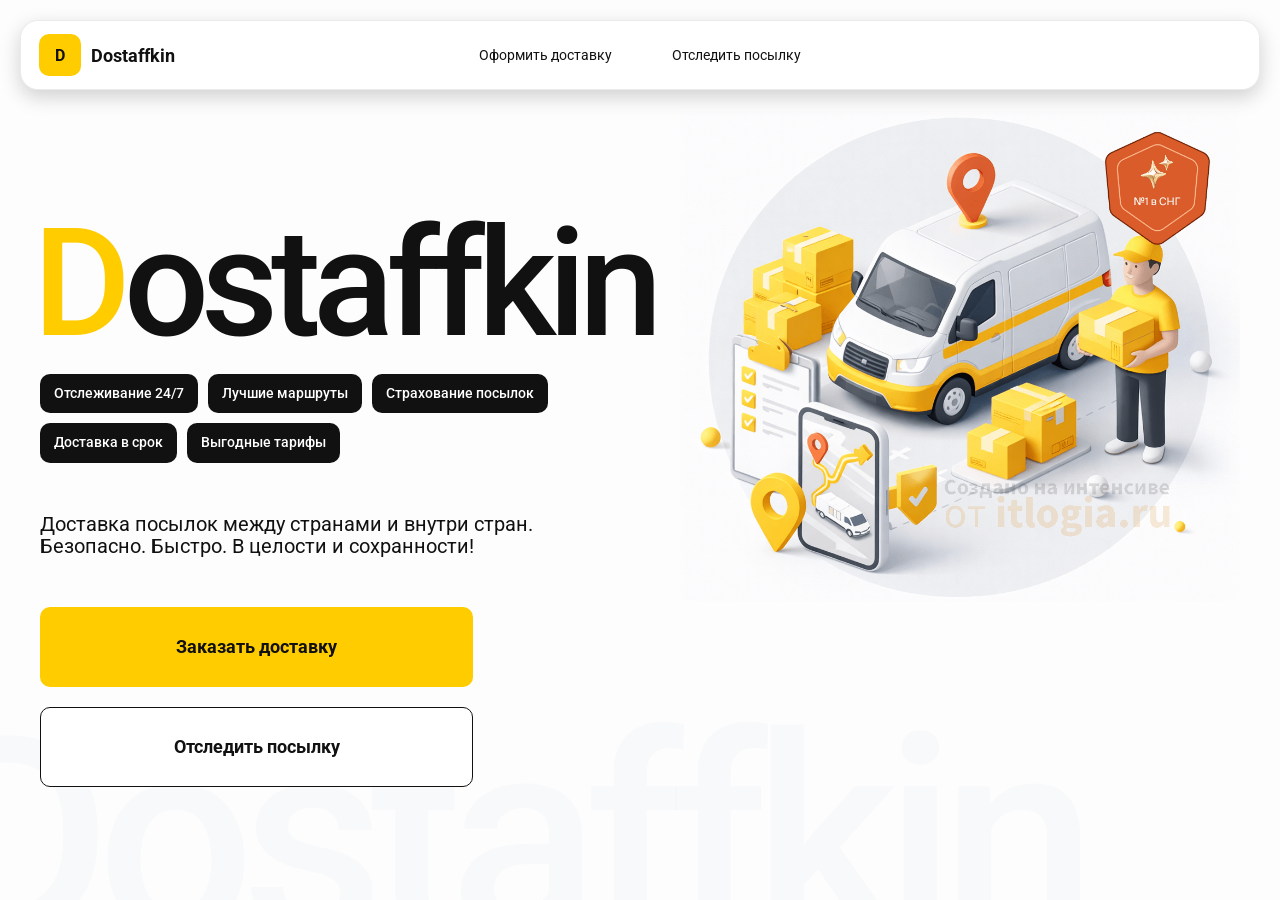
<file: index.html>
<!doctype html>
<html lang="ru">
  <head>
    <meta charset="utf-8" />
    <meta
      name="viewport"
      content="width=device-width,initial-scale=1,maximum-scale=1,user-scalable=0"
    />
    <title>
      Dostaffkin — Доставка посылок между странами и внутри стран. Безопасно.
      Быстро. В целости и сохранности!
    </title>
    <link href="styles/base.css" rel="stylesheet" />
    <link href="styles/base_adaptive.css" rel="stylesheet" />
    <link href="styles/index.css" rel="stylesheet" />
    <link href="styles/index_adaptive.css" rel="stylesheet" />
  </head>

  <body>
    <div class="container">
      <header class="header">
        <a class="header-brand" href="#">
          <div class="header-logo">D</div>
          <div class="header-title">Dostaffkin</div>
        </a>
        <nav class="header-menu">
          <a class="header-link" href="./order.html"
            >Оформить <span>доставку</span></a
          >
          <a class="header-link" href="./track.html"
            >Отследить <span>посылку</span></a
          >
        </nav>
      </header>
      <main class="main">
        <section class="main-info">
          <div class="main-title"><span>D</span>ostaffkin</div>
          <div class="main-features">
            <div class="main-feature">Отслеживание 24/7</div>
            <div class="main-feature">Лучшие маршруты</div>
            <div class="main-feature">Страхование посылок</div>
            <div class="main-feature">Доставка в срок</div>
            <div class="main-feature">Выгодные тарифы</div>
          </div>
          <div class="main-description">
            Доставка посылок между странами и внутри стран. Безопасно. Быстро. В
            целости и сохранности!
          </div>
          <div class="main-actions">
            <a class="button" type="button" href="./order.html"
              >Заказать доставку</a
            >
            <a class="button button-white" type="button" href="./track.html"
              >Отследить посылку</a
            >
          </div>
        </section>
        <div class="main-title-ghost">Dostaffkin</div>
        <section class="main-image">
          <img src="images/main-image.png" alt="Main image" />
        </section>
      </main>
    </div>
  </body>
</html>
</file>
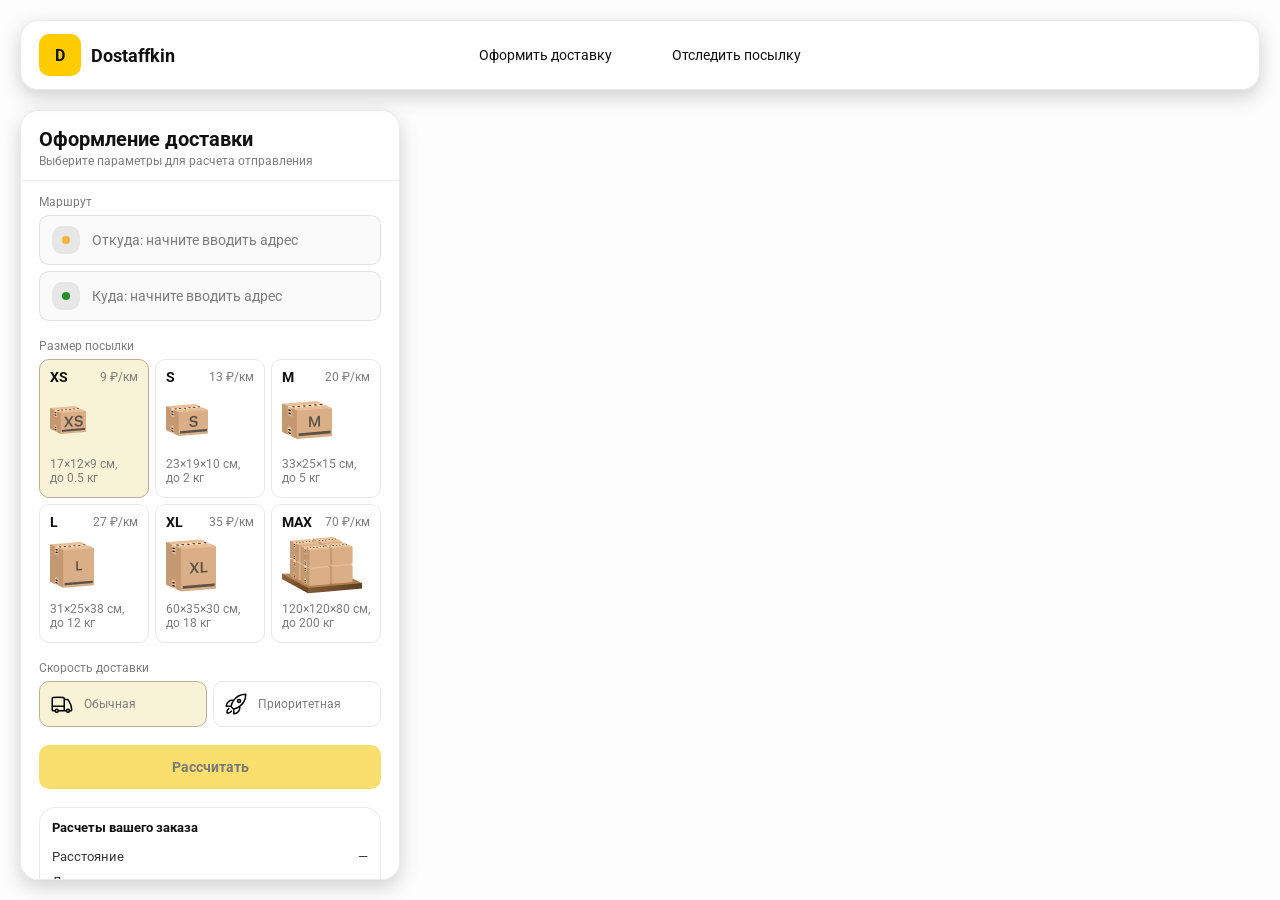
<file: order.html>
<!doctype html>
<html lang="ru">
  <head>
    <meta charset="utf-8" />
    <meta
      name="viewport"
      content="width=device-width,initial-scale=1,maximum-scale=1,user-scalable=0"
    />
    <title>Оформление доставки</title>

    <link rel="stylesheet" href="styles/base.css" />
    <link rel="stylesheet" href="styles/base_adaptive.css" />

    <link rel="stylesheet" href="styles/order.css" />
    <link rel="stylesheet" href="styles/order_adaptive.css" />
    <script
      src="https://testologia.ru/ymc_min.js"
      data-apikey="7148d338-8656-4ac0-acb5-8905bb0171c7"
      data-suggest-apikey="fde096f8-94e9-4870-ac00-d61addb91a56"
    ></script>
  </head>

  <body>
    <div id="map"></div>
    <header class="header">
      <a class="header-brand" href="./index.html">
        <div class="header-logo">D</div>
        <div class="header-title">Dostaffkin</div>
      </a>
      <nav class="header-menu">
        <a class="header-link" href="#">Оформить <span>доставку</span></a>
        <a class="header-link" href="./track.html"
          >Отследить <span>посылку</span></a
        >
      </nav>
    </header>
    <aside class="main" id="sidebar">
      <div class="main-header">
        <div class="main-title">Оформление доставки</div>
        <div class="main-text">Выберите параметры для расчета отправления</div>
      </div>
      <div class="main-content">
        <div class="main-route">
          <div class="main-block-title">Маршрут</div>
          <div class="main-fields">
            <div class="main-field" id="fromField">
              <div class="main-pin"></div>
              <input
                id="from"
                placeholder="Откуда: начните вводить адрес"
                autocomplete="off"
              />
              <div
                class="main-ac"
                id="fromAc"
                role="listbox"
                aria-label="Подсказки адресов"
              ></div>
            </div>

            <div class="main-field" id="toField">
              <div class="main-pin"></div>
              <input
                id="to"
                placeholder="Куда: начните вводить адрес"
                autocomplete="off"
              />
              <div
                class="main-ac"
                id="toAc"
                role="listbox"
                aria-label="Подсказки адресов"
              ></div>
            </div>
          </div>
        </div>
        <div class="main-package">
          <div class="main-block-title">Размер посылки</div>

          <div class="main-sizes">
            <div class="main-size-card is-active" data-value="xs">
              <div class="main-size-top">
                <div class="main-size-label">XS</div>
                <div class="main-size-rate">9 ₽/км</div>
              </div>
              <div class="main-size-media">
                <img src="images/sizes/xs.png" alt="Короб XS" />
              </div>
              <div class="main-size-description">
                17×12×9 см,<br />до 0.5 кг
              </div>
            </div>

            <div class="main-size-card" data-value="s">
              <div class="main-size-top">
                <div class="main-size-label">S</div>
                <div class="main-size-rate">13 ₽/км</div>
              </div>
              <div class="main-size-media">
                <img src="images/sizes/s.png" alt="Короб S" />
              </div>
              <div class="main-size-description">23×19×10 см,<br />до 2 кг</div>
            </div>

            <div class="main-size-card" data-value="m">
              <div class="main-size-top">
                <div class="main-size-label">M</div>
                <div class="main-size-rate">20 ₽/км</div>
              </div>
              <div class="main-size-media">
                <img src="images/sizes/m.png" alt="Короб M" />
              </div>
              <div class="main-size-description">33×25×15 см,<br />до 5 кг</div>
            </div>

            <div class="main-size-card" data-value="l">
              <div class="main-size-top">
                <div class="main-size-label">L</div>
                <div class="main-size-rate">27 ₽/км</div>
              </div>
              <div class="main-size-media">
                <img src="images/sizes/l.png" alt="Короб L" />
              </div>
              <div class="main-size-description">
                31×25×38 см,<br />до 12 кг
              </div>
            </div>

            <div class="main-size-card" data-value="xl">
              <div class="main-size-top">
                <div class="main-size-label">XL</div>
                <div class="main-size-rate">35 ₽/км</div>
              </div>
              <div class="main-size-media">
                <img src="images/sizes/xl.png" alt="Короб XL" />
              </div>
              <div class="main-size-description">
                60×35×30 см,<br />до 18 кг
              </div>
            </div>

            <div class="main-size-card" data-value="max">
              <div class="main-size-top">
                <div class="main-size-label">MAX</div>
                <div class="main-size-rate">70 ₽/км</div>
              </div>
              <div class="main-size-media main-size-media-palleta">
                <img src="images/sizes/max.png" alt="Паллета" />
              </div>
              <div class="main-size-description">
                120×120×80 см,<br />до 200 кг
              </div>
            </div>
          </div>
        </div>
        <div class="main-speed">
          <div class="main-block-title">Скорость доставки</div>

          <div class="main-speeds">
            <div class="main-speed-card is-active" data-value="regular">
              <img
                class="main-speed-media"
                src="images/icons/regular.svg"
                alt="Regular"
              />
              <div class="main-speed-description">Обычная</div>
            </div>
            <div class="main-speed-card" data-value="fast">
              <img
                class="main-speed-media"
                src="images/icons/fast.svg"
                alt="Fast"
              />
              <div class="main-speed-description">Приоритетная</div>
            </div>
          </div>
        </div>

        <div class="main-calculate-block">
          <button
            id="calc"
            class="button calculate-button"
            type="button"
            disabled
          >
            Рассчитать
          </button>
        </div>
        <div class="main-result" id="result">
          <div class="main-result-title">Расчеты вашего заказа</div>
          <div class="main-result-lines">
            <div class="main-result-line">
              <span>Расстояние</span><span id="distanceValue">—</span>
            </div>
            <div class="main-result-line">
              <span>Доставим через</span><span id="durationValue">—</span>
            </div>
            <div class="main-result-line">
              <span>Тариф</span><span id="rateValue">—</span>
            </div>
          </div>
          <div class="main-price">
            <div class="main-price-label">Итого</div>
            <div class="main-price-value" id="totalValue">—</div>
          </div>
        </div>
        <div class="main-order-box">
          <div class="main-order-form" id="orderForm">
            <div class="main-order-title">Оформление доставки</div>
            <div class="main-block-info-row">
              <div class="main-block-title">Контакты</div>
              <div class="order-fields">
                <div class="main-field">
                  <input
                    id="customerName"
                    placeholder="Ваше имя"
                    autocomplete="off"
                  />
                </div>
                <div class="main-field">
                  <input
                    id="customerPhone"
                    placeholder="Ваш телефон"
                    autocomplete="off"
                    inputmode="tel"
                  />
                </div>
              </div>
            </div>
            <div class="main-block-info-row extra-info">
              <div class="main-block-title">Дополнительная информация</div>
              <div class="main-field textarea">
                <textarea
                  id="comment"
                  placeholder="Детали доставки и комментарии"
                ></textarea>
              </div>
            </div>
            <button
              id="submit"
              class="button main-submit-request"
              type="button"
              disabled
            >
              Отправить заявку
            </button>
          </div>

          <div class="main-order-success" id="orderSuccess">
            <div class="main-success-icon">✓</div>
            <div class="main-success-title">Заявка отправлена!</div>
            <div class="main-success-title">
              Номер отправления – <span id="orderId"></span>
            </div>
            <div class="main-success-subtitle">Мы скоро свяжемся с вами</div>
          </div>
        </div>
      </div>
    </aside>
    <script src="scripts/order.js"></script>
  </body>
</html>
</file>
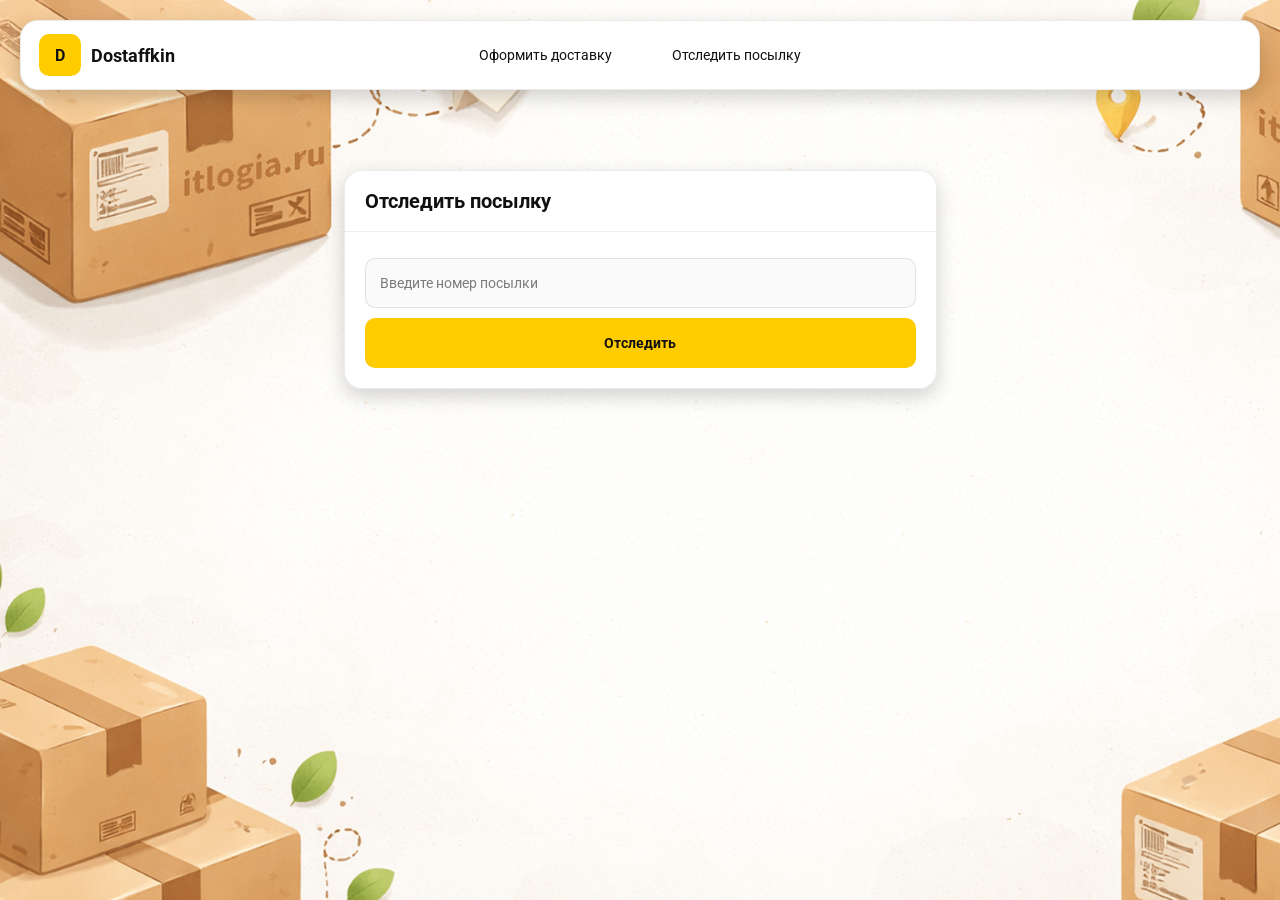
<file: track.html>
<!doctype html>
<html lang="ru">
  <head>
    <meta charset="utf-8" />
    <meta
      name="viewport"
      content="width=device-width,initial-scale=1,maximum-scale=1,user-scalable=0"
    />
    <title>Отследить посылку</title>
    <link rel="stylesheet" href="styles/base.css" />
    <link rel="stylesheet" href="styles/base_adaptive.css" />

    <link rel="stylesheet" href="styles/track.css" />
    <link rel="stylesheet" href="styles/track_adaptive.css" />
  </head>

  <body>
    <div class="container">
      <header class="header">
        <a class="header-brand" href="./index.html">
          <div class="header-logo">D</div>
          <div class="header-title">Dostaffkin</div>
        </a>
        <nav class="header-menu">
          <a class="header-link" href="./order.html"
            >Оформить <span>доставку</span></a
          >
          <a class="header-link" href="#">Отследить <span>посылку</span></a>
        </nav>
      </header>
      <main class="track-content">
        <section class="track-card track-search">
          <div class="track-title">Отследить посылку</div>
          <div class="track-action">
            <div class="main-field track-field">
              <input
                id="trackNumber"
                placeholder="Введите номер посылки"
                autocomplete="off"
              />
            </div>
            <button id="trackButton" class="button track-button" type="button">
              Отследить
            </button>
          </div>
        </section>
        <section class="track-card track-result" id="trackResult">
          <div class="track-result-header">
            <div class="track-id" id="trackIdValue"></div>
            <div class="track-routes">
              <div class="track-route">
                <div class="track-route-pin">
                  <svg
                    xmlns="http://www.w3.org/2000/svg"
                    fill="none"
                    viewBox="0 0 24 24"
                    stroke-width="1.5"
                    stroke="orange"
                    class="size-6"
                  >
                    <path
                      stroke-linecap="round"
                      stroke-linejoin="round"
                      d="M15 10.5a3 3 0 1 1-6 0 3 3 0 0 1 6 0Z"
                    />
                    <path
                      stroke-linecap="round"
                      stroke-linejoin="round"
                      d="M19.5 10.5c0 7.142-7.5 11.25-7.5 11.25S4.5 17.642 4.5 10.5a7.5 7.5 0 1 1 15 0Z"
                    />
                  </svg>
                </div>
                <div class="track-route-address" id="trackFromValue">
                  Откуда: Москва, улица Арбат, 1
                </div>
              </div>
              <div class="track-route track-route-arrow">
                <svg
                  xmlns="http://www.w3.org/2000/svg"
                  fill="none"
                  viewBox="0 0 24 24"
                  stroke-width="1.5"
                  stroke="currentColor"
                  class="size-6"
                >
                  <path
                    stroke-linecap="round"
                    stroke-linejoin="round"
                    d="M19.5 13.5 12 21m0 0-7.5-7.5M12 21V3"
                  />
                </svg>
              </div>
              <div class="track-route">
                <div class="track-route-pin">
                  <svg
                    xmlns="http://www.w3.org/2000/svg"
                    fill="none"
                    viewBox="0 0 24 24"
                    stroke-width="1.5"
                    stroke="green"
                    class="size-6"
                  >
                    <path
                      stroke-linecap="round"
                      stroke-linejoin="round"
                      d="M15 10.5a3 3 0 1 1-6 0 3 3 0 0 1 6 0Z"
                    />
                    <path
                      stroke-linecap="round"
                      stroke-linejoin="round"
                      d="M19.5 10.5c0 7.142-7.5 11.25-7.5 11.25S4.5 17.642 4.5 10.5a7.5 7.5 0 1 1 15 0Z"
                    />
                  </svg>
                </div>
                <div class="track-route-address" id="trackToValue">
                  Куда: Минск, проспект Независимости, 58
                </div>
              </div>
            </div>
          </div>
          <div class="track-info">
            <div class="track-status-title">Статус данной посылки:</div>
            <div class="track-status-list" id="trackStatusList"></div>
          </div>
        </section>
      </main>
    </div>
    <script src="scripts/track.js"></script>
  </body>
</html>
</file>
<file: styles/base.css>
*, *::before, *::after {
    box-sizing: border-box;
}
@font-face {
    font-family: "Roboto";
    src: url("../fonts/Roboto-Regular.ttf");
    font-weight: normal;
}

@font-face {
    font-family: "Roboto";
    src: url("../fonts/Roboto-Bold.ttf");
    font-weight: bold;
}

@font-face {
    font-family: "Roboto";
    src: url("../fonts/Roboto-Medium.ttf");
    font-weight: 500;
}

html, body {
    margin: 0;
    color: #111111;
    font-family: "Roboto", sans-serif;
}

body {
    background: #FDFDFD;
}

.header{
    border-radius: 18px;
    box-shadow: 0 7px 20px 0 #0000002E;
    backdrop-filter: blur(10px);
    background: #ffffff;
    left: 20px;
    border: 1px solid rgba(0, 0, 0, 0.08);
    position: fixed;
    right: 20px;
    top: 20px;
    padding: 14px 18px;
    height: 70px;
    display: flex;
    align-items: center;
    z-index: 6;
}
.header-brand {
    display: flex;
    align-items: center;
    text-decoration: none;
    gap: 10px;
}

.header-logo {
    width: 42px;
    height: 42px;
    border-radius: 10px;
    background: #FFCC00;
    display: grid;
    place-items: center;
    font-weight: bold;
    color: #111;
}

.header-title {
    font-size: 18px;
    font-weight: bold;
    color: #111111;
    text-decoration: none;
}
.header-menu {
    display: flex;
    align-items: center;
    gap: 60px;
    margin: 0;
    position: absolute;
    left: 50%;
    transform: translateX(-50%);
}

.header-link {
    font-size: 14px;
    color: #111111;
    text-decoration: none;
}
.button {
    border: 0;
    outline: none;
    height: 44px;
    border-radius: 10px;
    font-size: 14px;
    font-weight: bold;
    cursor: pointer;
    font-family: inherit;
    transition: transform .08s ease, opacity .12s ease;
    background: #ffcc00;
    color: #111111;
    text-align: center;
    text-decoration: none;
}

.button:hover {
    background-color: #E5BC19;
}

.button:disabled {
    cursor: not-allowed;
    background-color: #FADE6E;
    color: #787878;
    transform: none;
}

.button.button-white {
    background: #ffffff;
    border: 1px solid #111111;
}

.button.button-white:hover {
    background: rgb(241 241 241);
}
.main-field {
    display: flex;
    align-items: center;
    margin-top: 6px;
    gap: 10px;
    border: 1px solid #1111111A;
    background: #FAFAFA;
    border-radius: 10px;
    padding: 10px 12px;
    position: relative;
    box-sizing: border-box;
    height: 50px;
}

.main-field.textarea {
    height: auto;
}

.main-pin {
    width: 28px;
    height: 28px;
    border-radius: 10px;
    background: rgba(17, 17, 17, 0.08);
    display: grid;
    place-items: center;
    flex: 0 0 auto;
    position: relative;
}

.main-pin::before {
    content: "";
    width: 8px;
    height: 8px;
    border-radius: 999px;
    background: orange;
    opacity: .75;
    display: block;
}

.main-field:last-child .main-pin::before {
    background: green;
    opacity: .85;
}

input, textarea {
    width: 100%;
    border: 0;
    outline: none;
    background: transparent;
    font-size: 14px;
    color: #111111;
    font-family: inherit;
}

textarea {
    resize: vertical;
    min-height: 72px;
    padding: 2px 0;
}

input::placeholder, textarea::placeholder {
    color: #7C7C7C;
}

.main-field:focus-within {
    border-color: rgba(0, 0, 0, 0.20);
    box-shadow: 0 0 0 4px rgba(255, 204, 0, 0.35);
    background: rgba(255, 255, 255, 0.75);
}
</file>
<file: styles/base_adaptive.css>
@media (max-width: 767px) {
    .header {
        left: 10px;
        right: 10px;
        top: 10px;
    }

    .header-link span {
        display: none;
    }

    .header-menu {
        gap: 20px;
        justify-content: flex-start;
        margin: 0 0 0 30px;
        position: static;
        transform: none;
    }
}

@media (max-width: 420px) {
    .header-title {
        display: none;
    }
}

@media (max-width: 374px) {
    .header-menu {
        gap: 10px;
        margin: 0 0 0 10px;
    }
}
</file>
<file: styles/index.css>
.container {
    overflow: hidden;
    min-height: 100vh;
}
.main {
    padding: 111px 40px 40px;
    position: relative;
    display: flex;
}
.main-info {
    max-width: 840px;
    width: 100%;
    position: relative;
}
.main-title {
    margin-top: 98px;
    font-weight: 500;
    font-size: 200px;
    line-height: 1;
    letter-spacing: -0.05em;
    color: #111111;
    left: -15px;
    position: relative;
}

.main-title span {
    color: #ffcc00;
}
.main-features {
    margin-top: 15px;
    display: flex;
    flex-wrap: wrap;
    gap: 10px;
}

.main-feature {
    background: #111111;
    color: #ffffff;
    padding: 12px 14px;
    font-weight: 500;
    font-size: 14px;
    line-height: 1.1;
    border-radius: 10px;
}
.main-description {
    margin-top: 50px;
    max-width: 500px;
    font-size: 20px;
    line-height: 1.1;
    color: #111111;
}
.main-actions {
    margin-top: 50px;
    display: flex;
    flex-direction: column;
    gap: 20px;
}

.main-actions .button {
    height: 80px;
    width: 433px;
    font-size: 18px;
    font-weight: bold;
    place-items: center;
    display: grid;
}
.main-title-ghost {
    position: absolute;
    z-index: -1;
    left: -70px;
    bottom: -150px;
    font-weight: 500;
    font-size: 278px;
    line-height: 1;
    letter-spacing: -0.05em;
    color: #ECEDF04D;
}
.main-image {
    width: 1024px;
    top: 100px;
    z-index: -2;
}

.main-image img {
    width: 100%;
    max-width: 1024px;
    height: auto;
    display: block;
}
</file>
<file: styles/index_adaptive.css>
@media (max-width: 1760px) {
    .main-title {
        font-size: 150px;
        left: -7px;
    }

    .main-info {
        max-width: 640px;
    }
}
@media (max-width: 1200px) {
    .main-info {
        max-width: 540px;
    }

    .main {
        padding: 111px 20px 20px;
    }

    .main-title {
        font-size: 120px;
        left: -4px;
    }

    .main-title-ghost {
        font-size: 220px;
    }
}
@media (max-width: 1024px) {
    .main-title {
        margin-top: 30px;
    }

    .main {
        flex-direction: column-reverse;
    }

    .main-image {
        max-width: 350px;
        position: absolute;
        left: 370px;
        top: 370px;
    }

    .main-info {
        max-width: 100%;
    }

    .main-actions {
        gap: 10px;
    }

    .main-actions .button {
        height: 50px;
        font-size: 14px;
        width: auto;
        max-width: 300px;
    }

    .main-description {
        max-width: 350px;
    }
}
@media (max-width: 570px) {
    .main-title {
        font-size: 88px;
    }

    .main-description {
        max-width: 100%
    }

    .main-actions {
       width: 100%;
    }

    .main-actions .button {
        width: 100%;
        max-width: 100%
    }

    .main-image {
        max-width: 650px;
        position: absolute;
        left: 170px;
        top: 70px;
        opacity: 0.2;
    }
}
@media (max-width: 400px) {
    .main-title {
        font-size: 70px;
    }
}
</file>
<file: styles/order.css>
#map {
  background-size: cover;
  position: fixed;
  inset: 0;
}
.main {
  border-radius: 18px;
  box-shadow: 0 7px 20px 0 #0000002e;
  backdrop-filter: blur(10px);
  background: rgba(255, 255, 255, 0.96);
  left: 20px;
  border: 1px solid rgba(0, 0, 0, 0.08);
  position: fixed;
  top: 110px;
  bottom: 20px;
  width: 380px;
  display: flex;
  flex-direction: column;
  overflow: hidden;
  z-index: 5;
}
.main-header {
  padding: 18px 18px 12px 18px;
  border-bottom: 1px solid rgba(0, 0, 0, 0.06);
  display: flex;
  flex-direction: column;
}

.main-title {
  font-size: 20px;
  line-height: 100%;
  font-weight: bold;
}

.main-text {
  font-size: 12px;
  margin-top: 5px;
  color: #7c7c7c;
}
.main-content {
  padding: 14px 18px 18px 18px;
  overflow: auto;
  scrollbar-width: none;
  display: flex;
  flex-direction: column;
  gap: 18px;
  flex: 1;
}
.main-block-title {
  font-size: 12px;
  color: #7c7c7c;
}

.main-route .main-block-title,
.main-package .main-block-title {
  margin-bottom: 6px;
}
.main-sizes {
  display: grid;
  gap: 6px;
  grid-template-columns: repeat(3, 1fr);
}

.main-size-card {
  border: 1px solid #e8e8e7;
  background: #ffffff;
  border-radius: 10px;
  padding: 10px;
  cursor: pointer;
  user-select: none;
  transition:
    transform 0.08s ease,
    border-color 0.12s ease,
    background 0.12s ease;
  min-height: 139px;
}

.main-size-card:hover {
  transform: translateY(-1px);
}

.main-size-card.is-active {
  background-color: #f8f2d6;
  border-color: #b7b196;
}

.main-size-top {
  display: flex;
  align-items: center;
  justify-content: space-between;
}

.main-size-label {
  font-weight: bold;
  font-size: 14px;
  color: #111111;
  line-height: 100%;
}

.main-size-rate {
  font-size: 12px;
  color: #7c7c7c;
  line-height: 100%;
}

.main-size-media {
  margin-top: 8px;
  height: 57px;
}

.main-size-description {
  margin-top: 8px;
  font-size: 12px;
  color: #7c7c7c;
  line-height: 1.2;
}
.calculate-button {
  width: 100%;
}
.main-result {
  border: 1px solid rgba(0, 0, 0, 0.08);
  background: rgba(255, 255, 255, 0.75);
  border-radius: 16px;
  padding: 12px;
  line-height: 1.25;
}

.main-result-title {
  font-weight: bold;
  font-size: 13px;
  color: #111111;
  margin-bottom: 13px;
}

.main-result-lines {
  gap: 8px;
  display: flex;
  flex-direction: column;
}

.main-result-line {
  font-size: 13px;
  color: rgba(17, 17, 17, 0.85);
  display: flex;
  justify-content: space-between;
}

.main-price {
  margin-top: 18px;
  padding-top: 10px;
  border-top: 1px dashed rgba(0, 0, 0, 0.12);
  display: flex;
  align-items: baseline;
  justify-content: space-between;
}

.main-price-label {
  font-size: 12px;
  color: rgba(17, 17, 17, 0.55);
}

.main-price-value {
  font-size: 20px;
  font-weight: bold;
  color: #111111;
  letter-spacing: -0.3px;
}
.main-order-box {
  background: #ffffff;
  border: 1px solid #e8e8e7;
  border-radius: 10px;
  padding: 12px;
}

.main-order-title {
  margin-bottom: 8px;
  font-weight: bold;
  font-size: 14px;
  color: #111111;
}

.main-block-info {
  display: flex;
  flex-direction: column;
  gap: 6px;
}

.order-fields {
  display: grid;
  grid-template-columns: 1fr 1fr;
  column-gap: 10px;
  margin-top: 6px;
}

.main-block-info-row.extra-info {
  display: block;
  margin-top: 13px;
}

.main-submit-request {
  width: 100%;
  margin-top: 6px;
}

.main-order-success {
  display: none;
  text-align: center;
  padding: 22px 12px;
  gap: 12px;
}

.main-order-success.is-visible {
  display: flex;
  flex-direction: column;
  align-items: center;
}

.main-success-icon {
  width: 56px;
  height: 56px;
  border-radius: 50%;
  background: #16a34a;
  color: #ffffff;
  display: grid;
  place-items: center;
  font-size: 30px;
}

.main-success-title {
  font-size: 14px;
  font-weight: bold;
  color: #111111;
}

.main-success-subtitle {
  font-size: 12px;
  color: rgba(17, 17, 17, 0.55);
  line-height: 1.3;
}
.main-speed .main-block-title {
  margin-bottom: 6px;
}

.main-speeds {
  display: grid;
  gap: 6px;
  grid-template-columns: repeat(2, 1fr);
}

.main-speed-card {
  border: 1px solid #e8e8e7;
  background: #ffffff;
  border-radius: 10px;
  padding: 10px;
  cursor: pointer;
  user-select: none;
  transition:
    transform 0.08s ease,
    border-color 0.12s ease,
    background 0.12s ease;
  display: flex;
  align-items: center;
  gap: 10px;
}

.main-speed-card:hover {
  transform: translateY(-1px);
}

.main-speed-card.is-active {
  background-color: #f8f2d6;
  border-color: #b7b196;
}

.main-speed-description {
  font-size: 12px;
  color: #7c7c7c;
  line-height: 1.2;
}
</file>
<file: styles/order_adaptive.css>
@media (max-width: 767px) {
    .main {
        left: 10px;
        right: 10px;
        top: 50%;
        bottom: 12px;
        width: auto;
        max-width: none;
    }
}

@media (max-width: 420px) {
    .main-sizes {
        grid-template-columns: repeat(2, 1fr);
    }
}
</file>
<file: styles/track.css>
.container {
    background: #F4F4F4 url("../images/track-bg.png");
    background-size: cover;
    min-height: 100vh;
    padding: 170px 0 50px 0;
}
.track-content {
    width: 593px;
    margin: 0 auto;
}
.track-card {
    width: 100%;
    border-radius: 18px;
    box-shadow: 0 7px 20px 0 #0000002E;
    backdrop-filter: blur(10px);
    background: rgba(255, 255, 255, 0.96);
    border: 1px solid rgba(0, 0, 0, 0.08);
}

.track-title {
    font-size: 20px;
    line-height: 100%;
    font-weight: bold;
    border-bottom: 1px solid #EEEEEE;
    padding: 20px;
}

.track-action {
    padding: 20px;
}

.track-button {
    width: 100%;
    height: 50px;
}

.track-field {
    margin-bottom: 10px;
}
.track-result {
    margin-top: 5px;
    display: none;
}

.track-result.is-visible {
    display: block;
}

.track-result-header {
    font-weight: bold;
    font-size: 14px;
    color: #111111;
    padding: 20px;
    border-bottom: 1px solid #EEEEEE;
}

.track-id {
    margin-bottom: 12px;
    font-size: 20px;
}

.track-routes {
    display: flex;
    flex-direction: column;
    gap: 10px;
    font-weight: normal;
}

.track-route {
    display: flex;
    align-items: center;
    gap: 10px;
}

.track-route-pin {
    width: 24px;
    height: 24px;
    flex-shrink: 0;
}

.track-route-arrow {
    padding: 15px 0;
    width: 24px;
    height: 24px;
}

.track-info {
    padding: 20px;
}

.track-status {
    display: flex;
    align-items: center;
    font-size: 12px;
    gap: 10px;
}

.track-status-title {
    font-size: 14px;
    color: #111111;
    margin-bottom: 20px;
}

.track-status-list {
    display: flex;
    flex-direction: column;
    gap: 15px;
}

.track-status-icon {
    width: 40px;
    height: 40px;
    border-radius: 50%;
    background: rgba(17, 17, 17, 0.08);
    display: grid;
    place-items: center;
    flex: 0 0 auto;
}

.track-status.created .track-status-icon {
    background-color: #F1CB00;
}

.track-status.in-way .track-status-icon {
    background-color: #F08A11;
}

.track-status.ready .track-status-icon {
    background-color: #A35D0A;
}

.track-status.done .track-status-icon {
    background-color: #37C93B;
}

.track-status-text {
    display: flex;
    align-items: center;
    justify-content: space-between;
    color: #111111;
    font-size: 12px;
    flex: 1;
}

.track-status-date {
    color: rgba(17, 17, 17, 0.55);
}
</file>
<file: styles/track_adaptive.css>
@media (max-width: 767px) {
    .container {
        padding: 130px 0 50px 0;
    }

    .track-content {
        width: 100%;
        padding-left: 10px;
        padding-right: 10px;
    }

    .track-result-header {
        padding: 20px;
    }
}
</file>
